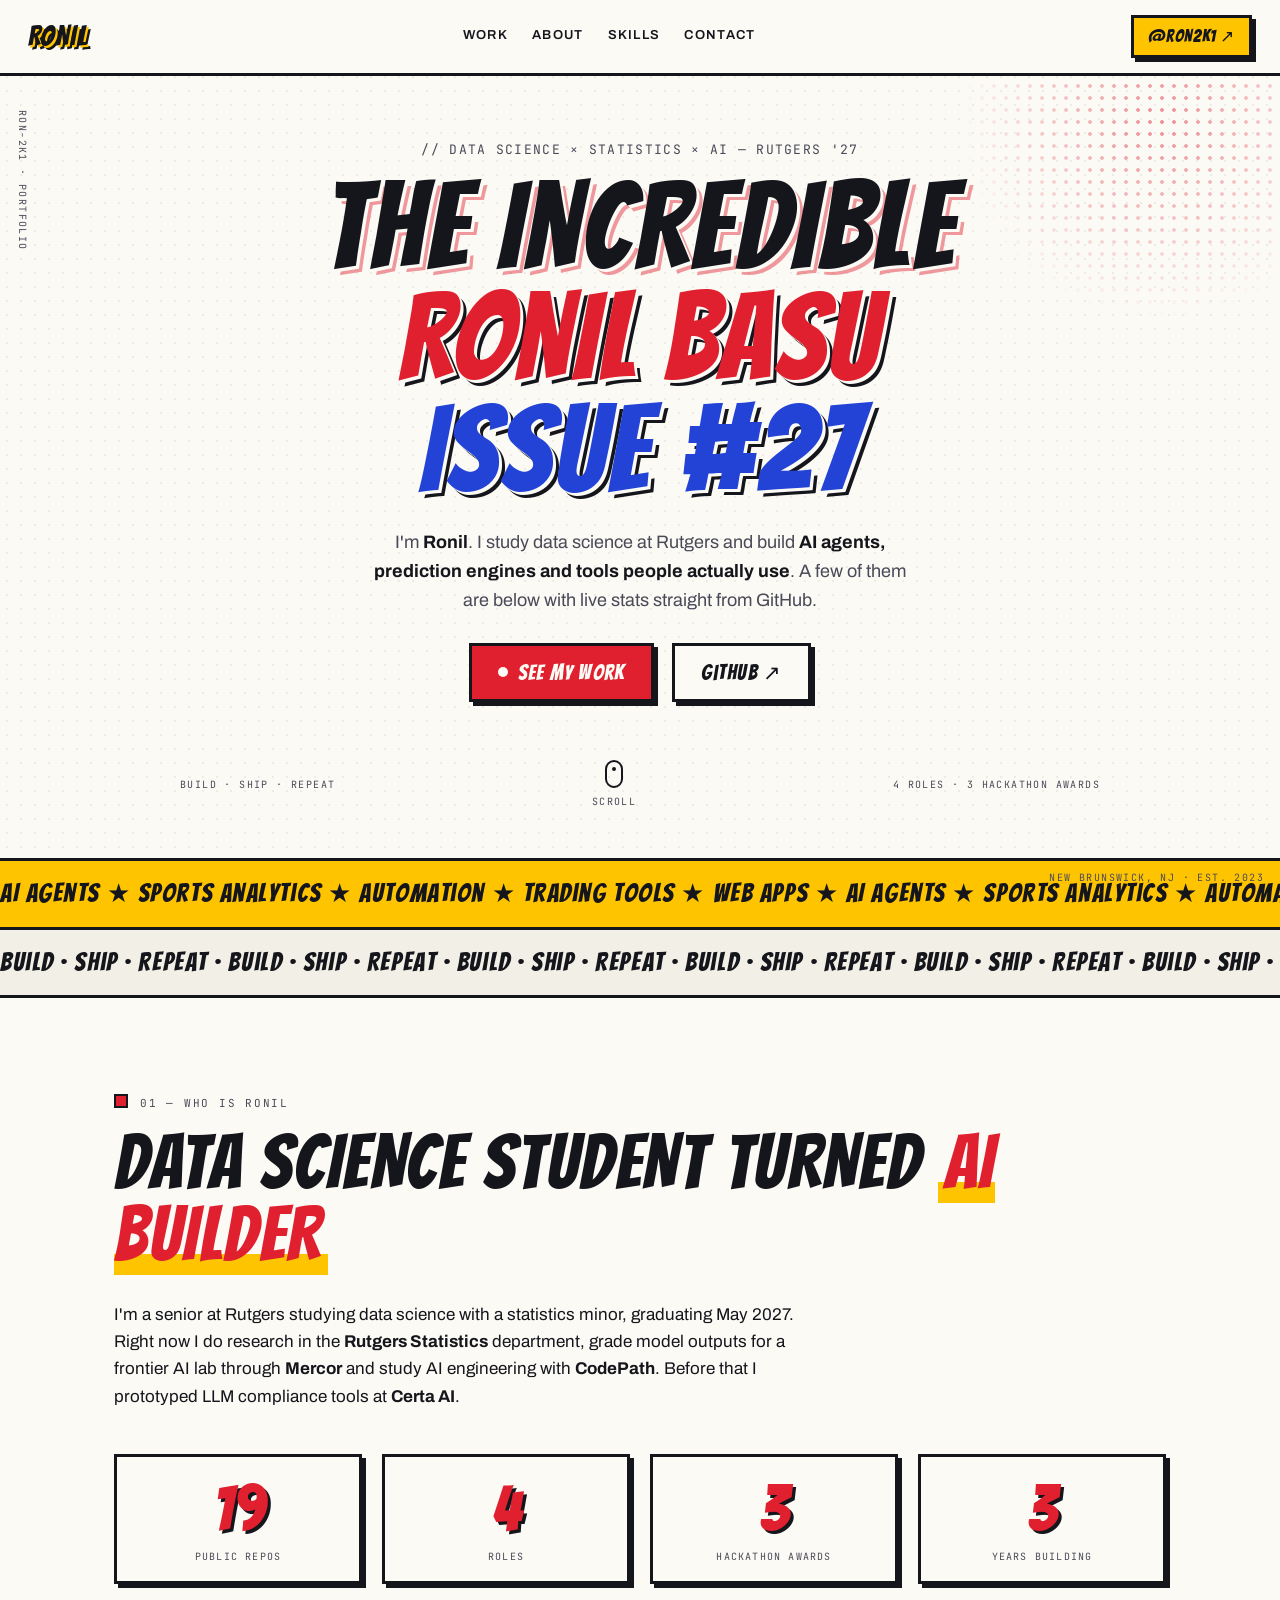
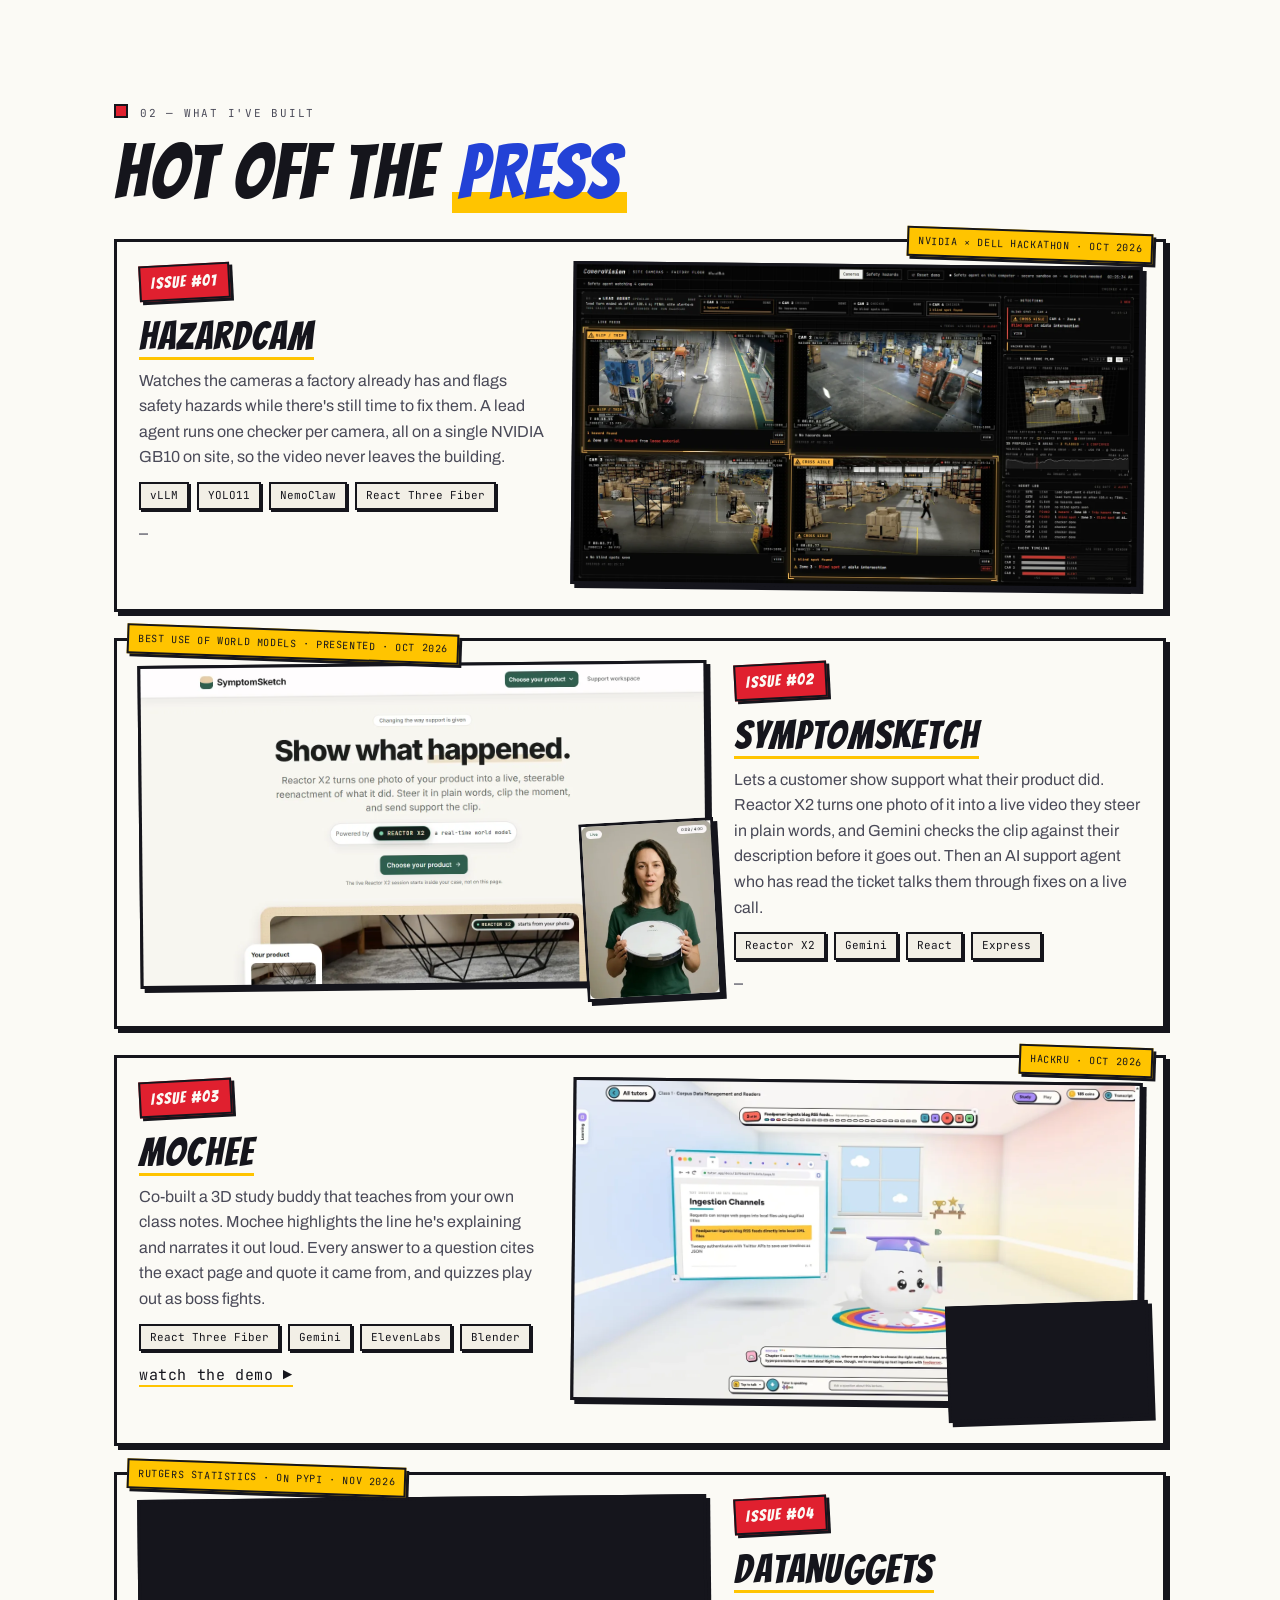
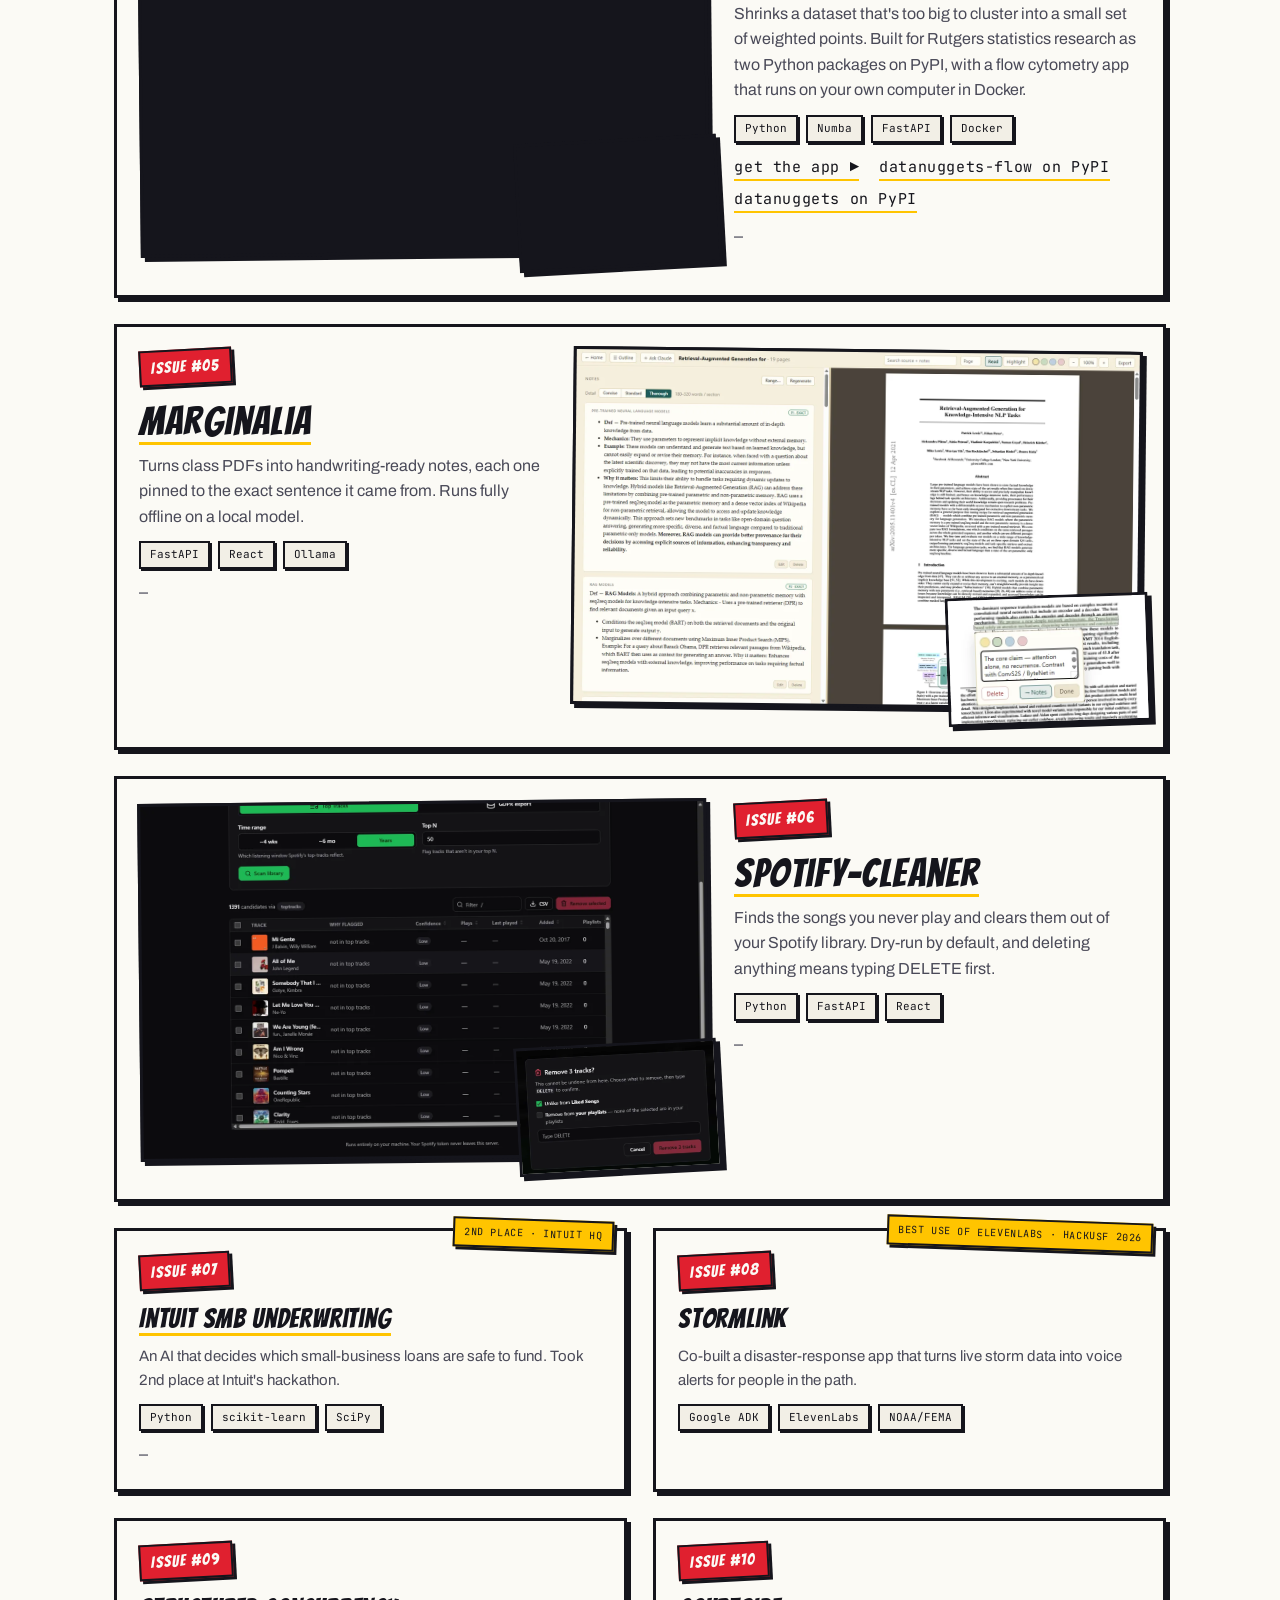
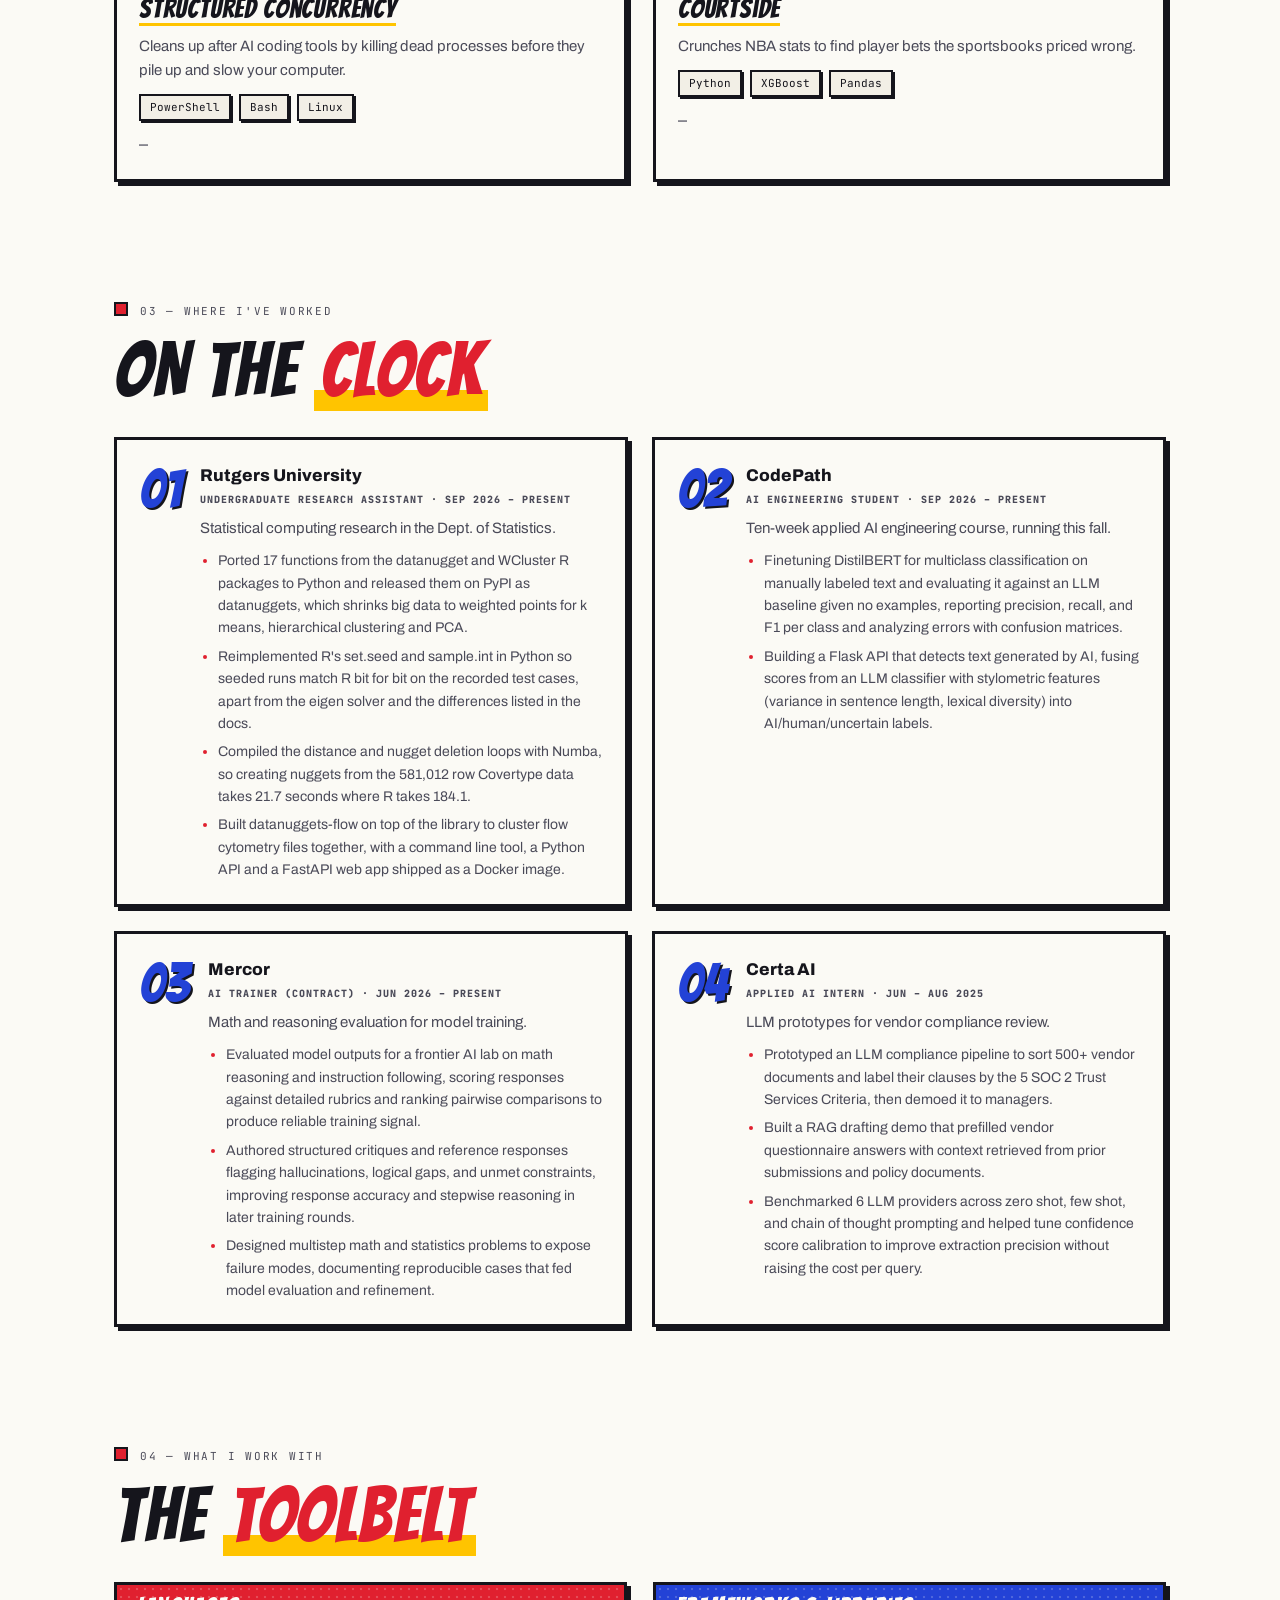
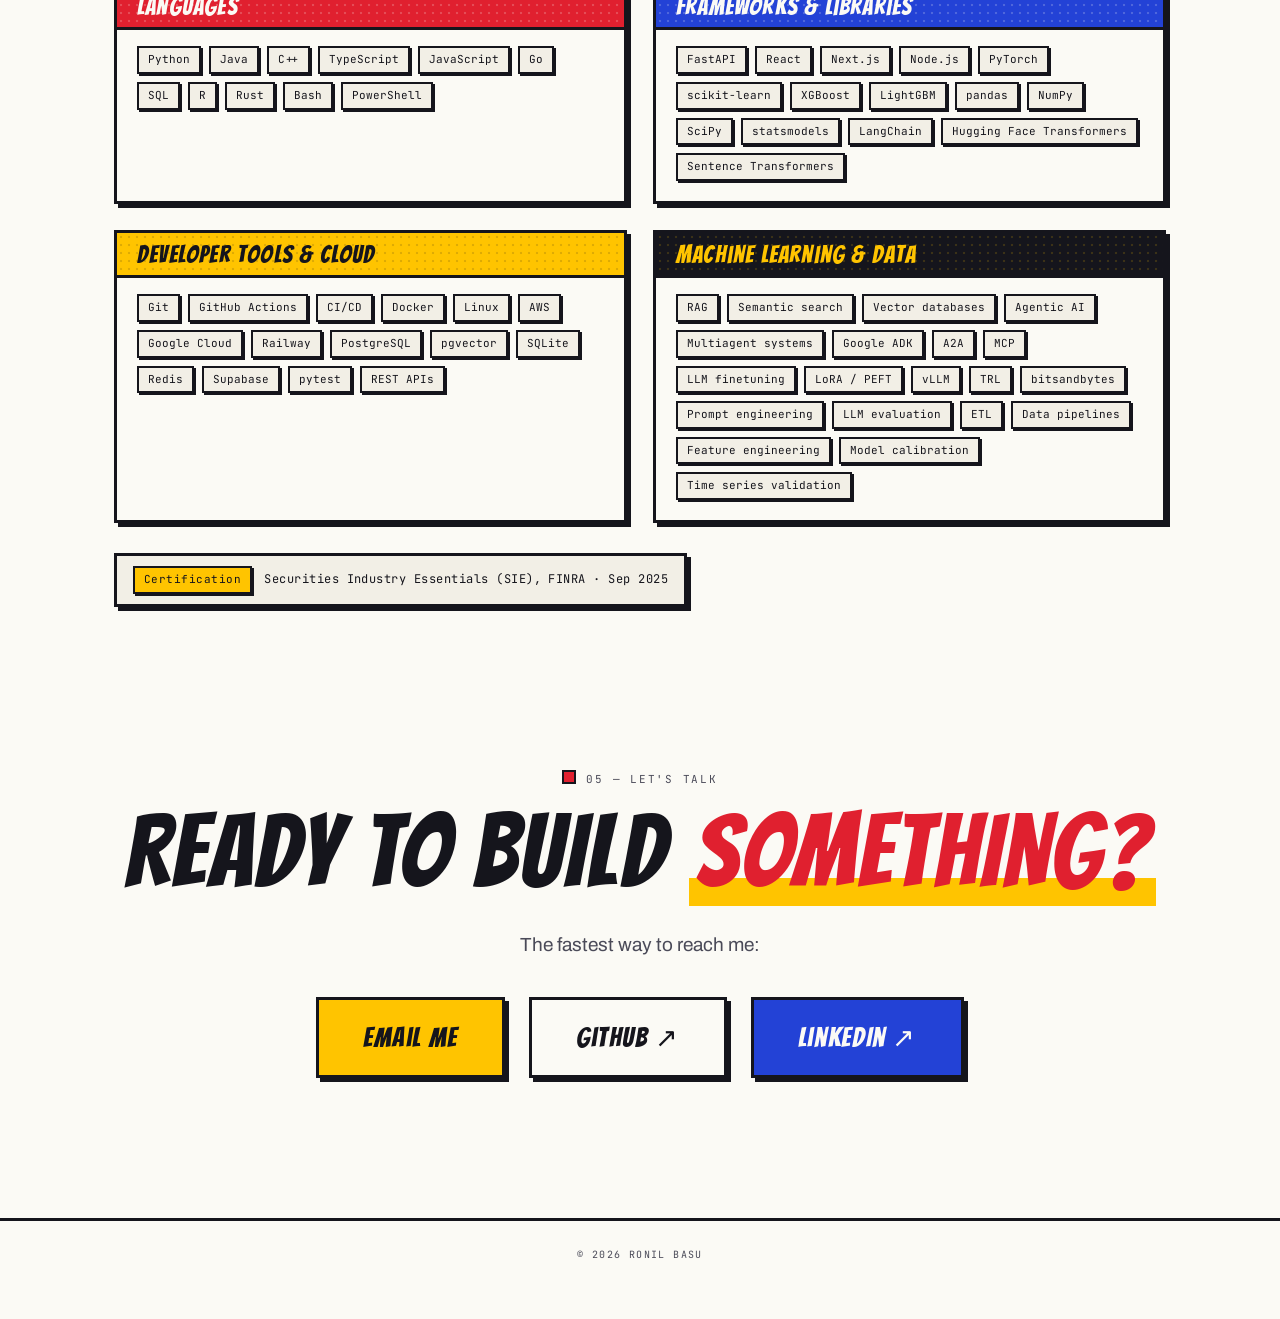
<file: index.html>
<!doctype html>
<html lang="en" class="no-js">
  <head>
    <meta charset="utf-8" />
    <meta name="viewport" content="width=device-width, initial-scale=1" />
    <title>The Incredible Ronil Basu · Portfolio</title>
    <meta
      name="description"
      content="Ronil Basu builds AI agents, prediction engines and tools people actually use. Data science at Rutgers. Real projects with live GitHub stats."
    />
    <meta name="theme-color" content="#FBFAF5" />
    <meta property="og:type" content="website" />
    <meta property="og:url" content="https://ron2k1.github.io/" />
    <meta property="og:title" content="The Incredible Ronil Basu · Portfolio" />
    <meta
      property="og:description"
      content="AI agents, prediction engines and tools people actually use. Data science at Rutgers. Real projects with live GitHub stats."
    />
    <meta property="og:image" content="https://ron2k1.github.io/og-card-splash.png" />
    <meta property="og:image:width" content="1200" />
    <meta property="og:image:height" content="630" />
    <meta
      property="og:image:alt"
      content="Comic splash cover: The Incredible Ronil Basu, Issue #27 burst, AI agents and prediction engines ticker."
    />
    <meta name="twitter:card" content="summary_large_image" />
    <meta name="twitter:title" content="The Incredible Ronil Basu · Portfolio" />
    <meta
      name="twitter:description"
      content="AI agents, prediction engines and tools people actually use. Data science at Rutgers."
    />
    <meta name="twitter:image" content="https://ron2k1.github.io/og-card-splash.png" />
    <link
      rel="icon"
      href="data:image/svg+xml,%3Csvg xmlns='http://www.w3.org/2000/svg' viewBox='0 0 16 16'%3E%3Crect width='16' height='16' fill='%23FFC400'/%3E%3Ctext x='8' y='12.5' font-family='Arial Black,sans-serif' font-size='11' font-weight='900' text-anchor='middle' fill='%2315151C'%3ER%3C/text%3E%3C/svg%3E"
    />
    <script>
      document.documentElement.className = document.documentElement.className.replace(
        'no-js',
        'js'
      );
    </script>
    <link rel="preconnect" href="https://fonts.googleapis.com" />
    <link rel="preconnect" href="https://fonts.gstatic.com" crossorigin />
    <link
      rel="stylesheet"
      href="https://fonts.googleapis.com/css2?family=Bangers&family=Archivo:wght@400;500;600;700;900&family=JetBrains+Mono:wght@300;400;500&display=swap"
    />
    <link rel="stylesheet" href="styles.css" />
    <script defer src="main.js"></script>
  </head>
  <body>
    <a class="skip-link" href="#work">Skip to my work</a>

    <div class="halftone" aria-hidden="true"></div>
    <div class="halftone-red" aria-hidden="true"></div>
    <div class="progress" aria-hidden="true"><i></i></div>

    <span class="hud hud-tl" aria-hidden="true">RON-2K1 · PORTFOLIO</span>
    <span class="hud hud-br" aria-hidden="true">NEW BRUNSWICK, NJ · EST. 2023</span>

    <nav class="nav">
      <a class="nav-logo" href="#top">RONIL</a>
      <div class="nav-links">
        <a href="#work">Work</a>
        <a href="#about">About</a>
        <a href="#skills">Skills</a>
        <a href="#contact">Contact</a>
      </div>
      <a class="nav-cta magnetic" href="https://github.com/ron2k1">@ron2k1 ↗</a>
    </nav>

    <main>
      <section class="hero" id="top">
        <p class="hero-tag" id="scramble-tag">// DATA SCIENCE × STATISTICS × AI — RUTGERS '27</p>
        <h1 class="h1-3d">
          <span class="row"><span class="t3d t3d-ink">THE INCREDIBLE</span></span>
          <span class="row"><span class="t3d t3d-red">RONIL BASU</span></span>
          <span class="row"><span class="t3d t3d-blue">ISSUE #27</span></span>
        </h1>
        <p class="hero-sub">
          I'm <b>Ronil</b>. I study data science at Rutgers and build
          <b>AI agents, prediction engines and tools people actually use</b>. A few of them are
          below with live stats straight from GitHub.
        </p>
        <div class="hero-actions">
          <a class="btn btn-primary magnetic" href="#work"><span class="dot"></span> See My Work</a>
          <a class="btn btn-ghost magnetic" href="https://github.com/ron2k1">GitHub ↗</a>
        </div>
        <div class="hero-meta">
          <div>BUILD · SHIP · REPEAT</div>
          <div class="scroll-hint"><div class="wheel"></div>SCROLL</div>
          <div>4 ROLES · 3 HACKATHON AWARDS</div>
        </div>
      </section>

      <div class="marquee m-fwd" aria-hidden="true">
        <div class="marquee-track">
          <span>AI Agents ★ Sports Analytics ★ Automation ★ Trading Tools ★ Web Apps ★&nbsp;</span>
          <span>AI Agents ★ Sports Analytics ★ Automation ★ Trading Tools ★ Web Apps ★&nbsp;</span>
        </div>
      </div>
      <div class="marquee m-rev" aria-hidden="true">
        <div class="marquee-track">
          <span
            >Build · Ship · Repeat · Build · Ship · Repeat · Build · Ship · Repeat · Build · Ship ·
            Repeat · Build · Ship · Repeat ·&nbsp;</span
          >
          <span
            >Build · Ship · Repeat · Build · Ship · Repeat · Build · Ship · Repeat · Build · Ship ·
            Repeat · Build · Ship · Repeat ·&nbsp;</span
          >
        </div>
      </div>

      <section class="sec" id="about">
        <p class="eyebrow reveal">01 — WHO IS RONIL</p>
        <h2 class="reveal">DATA SCIENCE STUDENT TURNED <span class="accent">AI BUILDER</span></h2>
        <div class="about-copy reveal">
          <p>
            I'm a senior at Rutgers studying data science with a statistics minor, graduating
            May 2027. Right now I do research in the <b>Rutgers Statistics</b> department,
            grade model outputs for a frontier AI lab through <b>Mercor</b> and study AI
            engineering with <b>CodePath</b>. Before that I prototyped LLM compliance tools at
            <b>Certa AI</b>.
          </p>
        </div>
        <div class="stats reveal">
          <div class="stat">
            <div class="num" data-count="19" data-live="repos">19</div>
            <div class="lbl">Public Repos</div>
          </div>
          <div class="stat">
            <div class="num" data-count="4">4</div>
            <div class="lbl">Roles</div>
          </div>
          <div class="stat">
            <div class="num" data-count="3">3</div>
            <div class="lbl">Hackathon Awards</div>
          </div>
          <div class="stat">
            <div class="num" data-count="3">3</div>
            <div class="lbl">Years Building</div>
          </div>
        </div>
      </section>

      <section class="sec" id="work">
        <p class="eyebrow reveal">02 — WHAT I'VE BUILT</p>
        <h2 class="reveal">HOT OFF THE <span class="accent-b">PRESS</span></h2>
        <div class="cards">
          <article class="card card-feature reveal">
            <span class="stamp">NVIDIA × DELL HACKATHON · OCT 2026</span>
            <div class="feature-copy">
              <div class="badge">ISSUE #01</div>
              <h3><a href="https://github.com/ron2k1/HazardCam">HazardCam</a></h3>
              <p>
                Watches the cameras a factory already has and flags safety hazards while there's
                still time to fix them. A lead agent runs one checker per camera, all on a single
                NVIDIA GB10 on site, so the video never leaves the building.
              </p>
              <div class="chip-row">
                <span class="chip">vLLM</span><span class="chip">YOLO11</span
                ><span class="chip">NemoClaw</span><span class="chip">React Three Fiber</span>
              </div>
              <p class="live" data-repo="HazardCam">—</p>
            </div>
            <figure class="feature-shot">
              <img
                src="assets/hazardcam-wall.webp"
                width="1280"
                height="720"
                loading="lazy"
                decoding="async"
                alt="HazardCam's camera wall: four factory and warehouse feeds with hazard zones boxed, a 3D depth view of one camera and the agent log"
              />
            </figure>
          </article>

          <article class="card card-feature card-feature-flip reveal">
            <span class="stamp">BEST USE OF WORLD MODELS · PRESENTED · OCT 2026</span>
            <div class="feature-copy">
              <div class="badge">ISSUE #02</div>
              <h3><a href="https://github.com/ron2k1/symptomsketch">SymptomSketch</a></h3>
              <p>
                Lets a customer show support what their product did. Reactor X2 turns one photo of
                it into a live video they steer in plain words, and Gemini checks the clip against
                their description before it goes out. Then an AI support agent who has read the
                ticket talks them through fixes on a live call.
              </p>
              <div class="chip-row">
                <span class="chip">Reactor X2</span><span class="chip">Gemini</span
                ><span class="chip">React</span><span class="chip">Express</span>
              </div>
              <p class="live" data-repo="symptomsketch">—</p>
            </div>
            <figure class="feature-shot">
              <img
                src="assets/symptomsketch-landing.webp"
                width="1400"
                height="788"
                loading="lazy"
                decoding="async"
                alt="SymptomSketch's landing page, Show what happened, above the Reactor X2 stage built from a robot vacuum photo"
              />
              <img
                class="feature-inset inset-portrait"
                src="assets/symptomsketch-sam-call.webp"
                width="384"
                height="512"
                loading="lazy"
                decoding="async"
                alt="A live support call with Sam, the AI support agent, holding the customer's robot vacuum. Sam's face is AI generated and fictional."
              />
            </figure>
          </article>

          <article class="card card-feature reveal">
            <span class="stamp">HACKRU · OCT 2026</span>
            <div class="feature-copy">
              <div class="badge">ISSUE #03</div>
              <h3><a href="https://youtu.be/8xV26h-rVsM">Mochee</a></h3>
              <p>
                Co-built a 3D study buddy that teaches from your own class notes. Mochee highlights
                the line he's explaining and narrates it out loud. Every answer to a question cites
                the exact page and quote it came from, and quizzes play out as boss fights.
              </p>
              <div class="chip-row">
                <span class="chip">React Three Fiber</span><span class="chip">Gemini</span
                ><span class="chip">ElevenLabs</span><span class="chip">Blender</span>
              </div>
              <p class="live"><a href="https://youtu.be/8xV26h-rVsM">watch the demo ▶</a></p>
            </div>
            <figure class="feature-shot">
              <img
                src="assets/mochee-lesson.webp"
                width="1280"
                height="720"
                loading="lazy"
                decoding="async"
                alt="Mochee in his 3D classroom beside a lecture notes window, with the line he is teaching highlighted"
              />
              <img
                class="feature-inset"
                src="assets/mochee-boss-ko.webp"
                width="800"
                height="450"
                loading="lazy"
                decoding="async"
                alt="Mochee knocks out a topic boss with a three answer combo in a quiz boss fight"
              />
            </figure>
          </article>

          <article class="card card-feature card-feature-flip reveal">
            <span class="stamp">RUTGERS STATISTICS · ON PYPI · NOV 2026</span>
            <div class="feature-copy">
              <div class="badge">ISSUE #04</div>
              <h3>
                <a href="https://github.com/ron2k1/datanuggetsflowcytometry">datanuggets</a>
              </h3>
              <p>
                Shrinks a dataset that's too big to cluster into a small set of weighted points.
                Built for Rutgers statistics research as two Python packages on PyPI, with a flow
                cytometry app that runs on your own computer in Docker.
              </p>
              <div class="chip-row">
                <span class="chip">Python</span><span class="chip">Numba</span
                ><span class="chip">FastAPI</span><span class="chip">Docker</span>
              </div>
              <p class="live live-links">
                <a href="https://ron2k1.github.io/datanuggetsflowcytometry/">get the app ▶</a>
                <a href="https://pypi.org/project/datanuggets-flow/">datanuggets-flow on PyPI</a>
                <a href="https://pypi.org/project/datanuggets/">datanuggets on PyPI</a>
              </p>
              <p class="live" data-repo="datanuggetsflowcytometry">—</p>
            </div>
            <figure class="feature-shot">
              <img
                src="assets/datanuggets-flow-tsne.webp"
                width="1280"
                height="800"
                loading="lazy"
                decoding="async"
                alt="The datanuggets-flow app's plot view: a t-SNE of data nuggets from four public demonstration files, colored by cluster"
              />
              <img
                class="feature-inset"
                src="assets/datanuggets-flow-3d-dark.webp"
                width="800"
                height="500"
                loading="lazy"
                decoding="async"
                alt="The same run as a 3D t-SNE in the app's dark theme"
              />
            </figure>
          </article>

          <article class="card card-feature reveal">
            <div class="feature-copy">
              <div class="badge">ISSUE #05</div>
              <h3><a href="https://github.com/ron2k1/marginalia">Marginalia</a></h3>
              <p>
                Turns class PDFs into handwriting-ready notes, each one pinned to the exact
                sentence it came from. Runs fully offline on a local model.
              </p>
              <div class="chip-row">
                <span class="chip">FastAPI</span><span class="chip">React</span
                ><span class="chip">Ollama</span>
              </div>
              <p class="live" data-repo="marginalia">—</p>
            </div>
            <figure class="feature-shot">
              <img
                src="assets/marginalia-split-view.webp"
                width="1280"
                height="800"
                loading="lazy"
                decoding="async"
                alt="Marginalia's split view: notes generated from a paper on the left, each tagged with the page it came from, beside the PDF"
              />
              <img
                class="feature-inset"
                src="assets/marginalia-margin-note.webp"
                width="400"
                height="250"
                loading="lazy"
                decoding="async"
                alt="A highlighted sentence in the PDF with a margin note attached to it"
              />
            </figure>
          </article>

          <article class="card card-feature card-feature-flip reveal">
            <div class="feature-copy">
              <div class="badge">ISSUE #06</div>
              <h3><a href="https://github.com/ron2k1/spotify-cleaner">spotify-cleaner</a></h3>
              <p>
                Finds the songs you never play and clears them out of your Spotify library.
                Dry-run by default, and deleting anything means typing DELETE first.
              </p>
              <div class="chip-row">
                <span class="chip">Python</span><span class="chip">FastAPI</span
                ><span class="chip">React</span>
              </div>
              <p class="live" data-repo="spotify-cleaner">—</p>
            </div>
            <figure class="feature-shot">
              <img
                src="assets/spotify-cleaner-candidates.webp"
                width="1280"
                height="800"
                loading="lazy"
                decoding="async"
                alt="spotify-cleaner's web app listing liked songs that are not in the listener's top tracks, in a sortable table"
              />
              <img
                class="feature-inset"
                src="assets/spotify-cleaner-delete.webp"
                width="560"
                height="350"
                loading="lazy"
                decoding="async"
                alt="The remove dialog, which deletes nothing until you type DELETE"
              />
            </figure>
          </article>

          <article class="card reveal">
            <div class="badge">ISSUE #07</div>
            <span class="stamp">2ND PLACE · INTUIT HQ</span>
            <h3>
              <a href="https://github.com/ron2k1/intuit-techweek-smb-underwriting"
                >Intuit SMB Underwriting</a
              >
            </h3>
            <p>
              An AI that decides which small-business loans are safe to fund. Took 2nd place at
              Intuit's hackathon.
            </p>
            <div class="chip-row">
              <span class="chip">Python</span><span class="chip">scikit-learn</span
              ><span class="chip">SciPy</span>
            </div>
            <p class="live" data-repo="intuit-techweek-smb-underwriting">—</p>
          </article>

          <article class="card reveal">
            <div class="badge">ISSUE #08</div>
            <span class="stamp">BEST USE OF ELEVENLABS · HACKUSF 2026</span>
            <h3>StormLink</h3>
            <p>
              Co-built a disaster-response app that turns live storm data into voice alerts for
              people in the path.
            </p>
            <div class="chip-row">
              <span class="chip">Google ADK</span><span class="chip">ElevenLabs</span
              ><span class="chip">NOAA/FEMA</span>
            </div>
          </article>

          <article class="card reveal">
            <div class="badge">ISSUE #09</div>
            <h3>
              <a href="https://github.com/ron2k1/claude-code-structured-concurrency"
                >Structured Concurrency</a
              >
            </h3>
            <p>
              Cleans up after AI coding tools by killing dead processes before they pile up and
              slow your computer.
            </p>
            <div class="chip-row">
              <span class="chip">PowerShell</span><span class="chip">Bash</span
              ><span class="chip">Linux</span>
            </div>
            <p class="live" data-repo="claude-code-structured-concurrency">—</p>
          </article>

          <article class="card reveal">
            <div class="badge">ISSUE #10</div>
            <h3><a href="https://github.com/ron2k1/courtside-showcase">Courtside</a></h3>
            <p>Crunches NBA stats to find player bets the sportsbooks priced wrong.</p>
            <div class="chip-row">
              <span class="chip">Python</span><span class="chip">XGBoost</span
              ><span class="chip">Pandas</span>
            </div>
            <p class="live" data-repo="courtside-showcase">—</p>
          </article>
        </div>
      </section>

      <section class="sec" id="experience">
        <p class="eyebrow reveal">03 — WHERE I'VE WORKED</p>
        <h2 class="reveal">ON THE <span class="accent">CLOCK</span></h2>
        <div class="steps">
          <div class="step reveal">
            <div class="no">01</div>
            <div class="step-body">
              <h3>
                Rutgers University
                <span class="when">Undergraduate Research Assistant · Sep 2026 – Present</span>
              </h3>
              <p>Statistical computing research in the Dept. of Statistics.</p>
              <ul class="step-bullets">
                <li>
                  Ported 17 functions from the datanugget and WCluster R packages to Python and
                  released them on PyPI as datanuggets, which shrinks big data to weighted points
                  for k means, hierarchical clustering and PCA.
                </li>
                <li>
                  Reimplemented R's set.seed and sample.int in Python so seeded runs match R bit
                  for bit on the recorded test cases, apart from the eigen solver and the
                  differences listed in the docs.
                </li>
                <li>
                  Compiled the distance and nugget deletion loops with Numba, so creating nuggets
                  from the 581,012 row Covertype data takes 21.7 seconds where R takes 184.1.
                </li>
                <li>
                  Built datanuggets-flow on top of the library to cluster flow cytometry files
                  together, with a command line tool, a Python API and a FastAPI web app shipped
                  as a Docker image.
                </li>
              </ul>
            </div>
          </div>
          <div class="step reveal">
            <div class="no">02</div>
            <div class="step-body">
              <h3>CodePath <span class="when">AI Engineering Student · Sep 2026 – Present</span></h3>
              <p>Ten-week applied AI engineering course, running this fall.</p>
              <ul class="step-bullets">
                <li>
                  Finetuning DistilBERT for multiclass classification on manually labeled text
                  and evaluating it against an LLM baseline given no examples, reporting
                  precision, recall, and F1 per class and analyzing errors with confusion
                  matrices.
                </li>
                <li>
                  Building a Flask API that detects text generated by AI, fusing scores from an
                  LLM classifier with stylometric features (variance in sentence length, lexical
                  diversity) into AI/human/uncertain labels.
                </li>
              </ul>
            </div>
          </div>
          <div class="step reveal">
            <div class="no">03</div>
            <div class="step-body">
              <h3>Mercor <span class="when">AI Trainer (Contract) · Jun 2026 – Present</span></h3>
              <p>Math and reasoning evaluation for model training.</p>
              <ul class="step-bullets">
                <li>
                  Evaluated model outputs for a frontier AI lab on math reasoning and
                  instruction following, scoring responses against detailed rubrics and ranking
                  pairwise comparisons to produce reliable training signal.
                </li>
                <li>
                  Authored structured critiques and reference responses flagging
                  hallucinations, logical gaps, and unmet constraints, improving response
                  accuracy and stepwise reasoning in later training rounds.
                </li>
                <li>
                  Designed multistep math and statistics problems to expose failure modes,
                  documenting reproducible cases that fed model evaluation and refinement.
                </li>
              </ul>
            </div>
          </div>
          <div class="step reveal">
            <div class="no">04</div>
            <div class="step-body">
              <h3>Certa AI <span class="when">Applied AI Intern · Jun – Aug 2025</span></h3>
              <p>LLM prototypes for vendor compliance review.</p>
              <ul class="step-bullets">
                <li>
                  Prototyped an LLM compliance pipeline to sort 500+ vendor documents and label
                  their clauses by the 5&nbsp;SOC&nbsp;2 Trust Services Criteria, then demoed it
                  to managers.
                </li>
                <li>
                  Built a RAG drafting demo that prefilled vendor questionnaire answers with
                  context retrieved from prior submissions and policy documents.
                </li>
                <li>
                  Benchmarked 6 LLM providers across zero shot, few shot, and chain of thought
                  prompting and helped tune confidence score calibration to improve extraction
                  precision without raising the cost per query.
                </li>
              </ul>
            </div>
          </div>
        </div>
      </section>

      <section class="sec" id="skills">
        <p class="eyebrow reveal">04 — WHAT I WORK WITH</p>
        <h2 class="reveal">THE <span class="accent">TOOLBELT</span></h2>
        <div class="skill-groups">
          <div class="skill-group reveal">
            <h3>Languages</h3>
            <div class="chip-row">
              <span class="chip">Python</span><span class="chip">Java</span
              ><span class="chip">C++</span><span class="chip">TypeScript</span
              ><span class="chip">JavaScript</span><span class="chip">Go</span
              ><span class="chip">SQL</span><span class="chip">R</span
              ><span class="chip">Rust</span><span class="chip">Bash</span
              ><span class="chip">PowerShell</span>
            </div>
          </div>
          <div class="skill-group sg-frameworks reveal">
            <h3>Frameworks &amp; Libraries</h3>
            <div class="chip-row">
              <span class="chip">FastAPI</span><span class="chip">React</span
              ><span class="chip">Next.js</span><span class="chip">Node.js</span
              ><span class="chip">PyTorch</span><span class="chip">scikit-learn</span
              ><span class="chip">XGBoost</span><span class="chip">LightGBM</span
              ><span class="chip">pandas</span><span class="chip">NumPy</span
              ><span class="chip">SciPy</span><span class="chip">statsmodels</span
              ><span class="chip">LangChain</span
              ><span class="chip">Hugging Face Transformers</span
              ><span class="chip">Sentence Transformers</span>
            </div>
          </div>
          <div class="skill-group sg-tools reveal">
            <h3>Developer Tools &amp; Cloud</h3>
            <div class="chip-row">
              <span class="chip">Git</span><span class="chip">GitHub Actions</span
              ><span class="chip">CI/CD</span><span class="chip">Docker</span
              ><span class="chip">Linux</span><span class="chip">AWS</span
              ><span class="chip">Google Cloud</span><span class="chip">Railway</span
              ><span class="chip">PostgreSQL</span><span class="chip">pgvector</span
              ><span class="chip">SQLite</span><span class="chip">Redis</span
              ><span class="chip">Supabase</span><span class="chip">pytest</span
              ><span class="chip">REST APIs</span>
            </div>
          </div>
          <div class="skill-group sg-ml reveal">
            <h3>Machine Learning &amp; Data</h3>
            <div class="chip-row">
              <span class="chip">RAG</span><span class="chip">Semantic search</span
              ><span class="chip">Vector databases</span><span class="chip">Agentic AI</span
              ><span class="chip">Multiagent systems</span><span class="chip">Google ADK</span
              ><span class="chip">A2A</span><span class="chip">MCP</span
              ><span class="chip">LLM finetuning</span><span class="chip">LoRA / PEFT</span
              ><span class="chip">vLLM</span><span class="chip">TRL</span
              ><span class="chip">bitsandbytes</span><span class="chip">Prompt engineering</span
              ><span class="chip">LLM evaluation</span><span class="chip">ETL</span
              ><span class="chip">Data pipelines</span
              ><span class="chip">Feature engineering</span
              ><span class="chip">Model calibration</span
              ><span class="chip">Time series validation</span>
            </div>
          </div>
        </div>
        <p class="cert-strip reveal">
          <span class="chip chip-cert">Certification</span>
          <span>Securities Industry Essentials (SIE), FINRA · Sep 2025</span>
        </p>
      </section>

      <section class="sec" id="contact">
        <p class="eyebrow reveal">05 — LET'S TALK</p>
        <h2 class="reveal">READY TO BUILD <span class="accent">SOMETHING?</span></h2>
        <p class="contact-sub reveal">
          The fastest way to reach me:
        </p>
        <div class="contact-actions reveal">
          <a class="btn btn-mail magnetic" href="mailto:ronilbasu@gmail.com">Email Me</a>
          <a class="btn btn-ghost magnetic" href="https://github.com/ron2k1">GitHub ↗</a>
          <a class="btn btn-link magnetic" href="https://linkedin.com/in/ronil-basu">LinkedIn ↗</a>
        </div>
      </section>
    </main>

    <footer class="footer">© 2026 RONIL BASU</footer>
  </body>
</html>
</file>
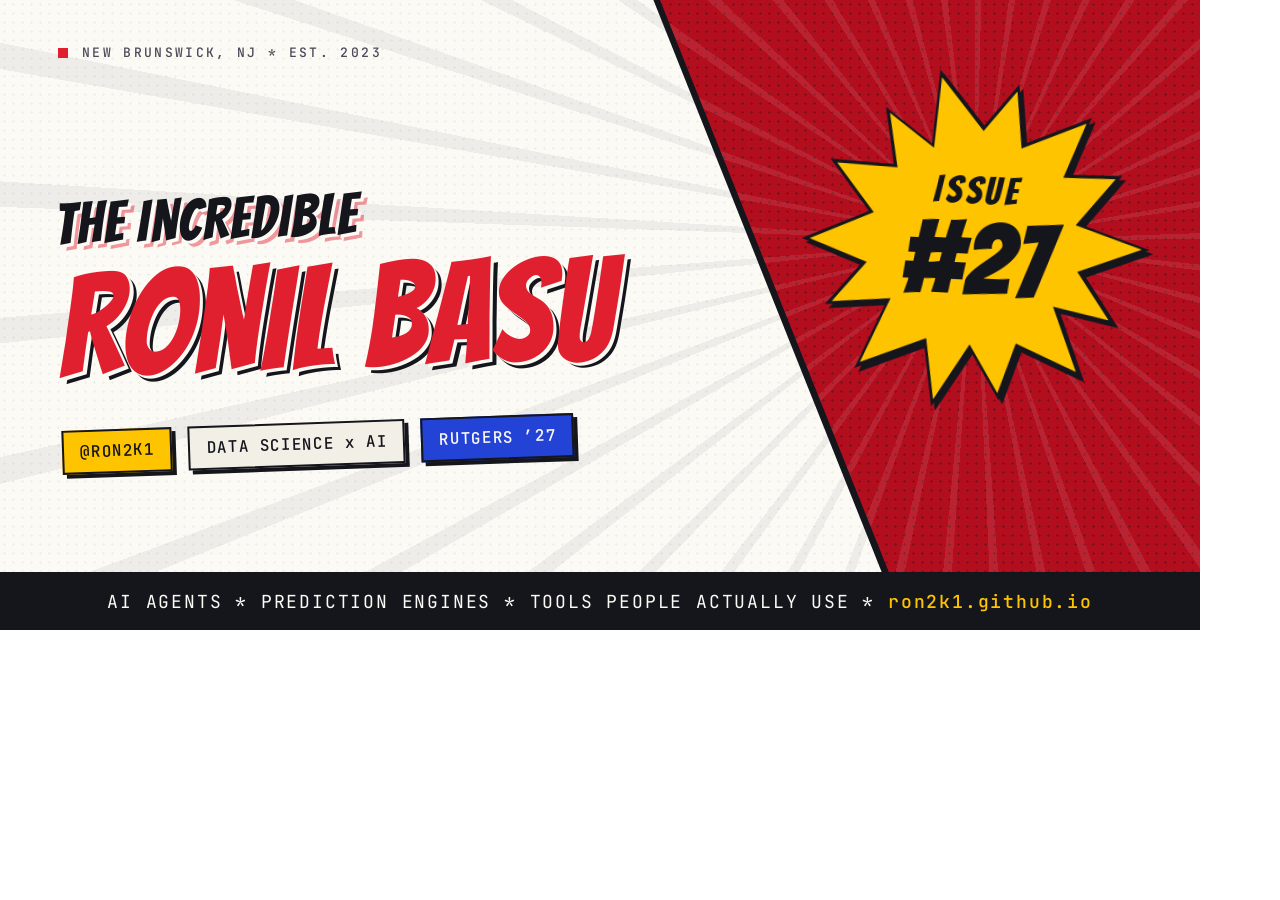
<file: og-card.html>
<!doctype html>
<html lang="en">
<head>
<meta charset="utf-8">
<title>og-card source (screenshot at 1200x630 to regenerate og-card-splash.png)</title>
<link href="https://fonts.googleapis.com/css2?family=Bangers&family=Archivo:wght@400;500;600;700;900&family=JetBrains+Mono:wght@300;400;500&display=swap" rel="stylesheet">
<style>
  html, body { margin: 0; }
  body { -webkit-font-smoothing: antialiased; }

  .card {
    width: 1200px; height: 630px;
    position: relative; overflow: hidden; box-sizing: border-box;
    background: #fbfaf5;
    font-family: 'Archivo', sans-serif;
  }
  .card * { box-sizing: border-box; }

  /* ---- texture: global ink halftone on the paper zone ---- */
  .halftone {
    position: absolute; inset: 0;
    background-image: radial-gradient(#15151c 1px, transparent 1.2px);
    background-size: 9px 9px;
    opacity: 0.05;
  }

  /* ---- gesture 1: the diagonal split (ink sliver = stroke) ---- */
  .split { position: absolute; inset: 0; }
  .split-ink {
    background: #15151c;
    clip-path: polygon(54.45% 0, 100% 0, 100% 100%, 75.4% 100%);
  }
  .split-red {
    background-color: #b30e1e;
    background-image: radial-gradient(rgba(21,21,28,0.32) 1px, transparent 1.2px);
    background-size: 9px 9px;
    clip-path: polygon(55% 0, 100% 0, 100% 100%, 76% 100%);
  }

  /* ---- speed-lines radiating from the burst center (975, 241) ---- */
  .rays { position: absolute; inset: 0; }
  .rays-red {
    background: repeating-conic-gradient(
      from 0deg at 81.25% 38.25%,
      rgba(251,250,245,0.09) 0deg 1.5deg, transparent 1.5deg 8deg);
    clip-path: polygon(55% 0, 100% 0, 100% 100%, 76% 100%);
  }
  .rays-paper {
    background: repeating-conic-gradient(
      from 0deg at 81.25% 38.25%,
      rgba(21,21,28,0.06) 0deg 1.5deg, transparent 1.5deg 8deg);
    clip-path: polygon(0 0, 55% 0, 76% 100%, 0 100%);
  }

  /* ---- dateline ---- */
  .dateline {
    position: absolute; top: 44px; left: 58px;
    font-family: 'JetBrains Mono', monospace;
    font-size: 13px; font-weight: 500; letter-spacing: 0.18em;
    color: #4a4a58;
  }
  .dateline .sq {
    display: inline-block; width: 10px; height: 10px;
    background: #e0202f; margin-right: 14px;
    transform: translateY(1px);
  }

  /* ---- masthead ---- */
  .masthead {
    position: absolute; top: 196px; left: 58px;
    transform: rotate(-2deg); transform-origin: left center;
  }
  .t3d-ink  { color: #15151c; text-shadow: 3px 3px 0 #fbfaf5, 6px 6px 0 rgba(224,32,47,0.45); }
  .t3d-red  { color: #e0202f; text-shadow: 3px 3px 0 #fbfaf5, 6px 6px 0 #15151c; }
  .t3d-blue { color: #2342d6; text-shadow: 3px 3px 0 #fbfaf5, 6px 6px 0 #15151c; }
  .kicker {
    font-family: 'Bangers', cursive; letter-spacing: 0.02em;
    font-size: 58px; line-height: 1;
  }
  .name {
    font-family: 'Bangers', cursive; letter-spacing: 0.01em;
    font-size: 144px; line-height: 0.95;
    margin-top: 6px; white-space: nowrap;
  }
  .chips { margin-top: 34px; display: flex; gap: 16px; }
  .chip {
    font-family: 'JetBrains Mono', monospace;
    font-size: 16px; font-weight: 500; letter-spacing: 0.04em;
    padding: 9px 16px 10px;
    border: 2.5px solid #15151c;
    box-shadow: 4px 4px 0 #15151c;
    white-space: nowrap;
  }
  .chip-yellow { background: #ffc400; color: #15151c; }
  .chip-paper  { background: #f2efe6; color: #15151c; }
  .chip-blue   { background: #2342d6; color: #fbfaf5; }

  /* ---- gesture 2: the burst star ---- */
  .burst {
    position: absolute; left: 800px; top: 66px;
    width: 350px; height: 350px;
    transform: rotate(3deg);
    filter: drop-shadow(4px 4px 0 #15151c);
  }
  .burst-ink, .burst-yellow {
    position: absolute;
    clip-path: polygon(100% 50%, 81.07% 57.66%, 91.17% 71.63%, 74.34% 68.39%,
      82.19% 87.6%, 63.8% 79.98%, 59.06% 95.1%, 50% 81%, 39.93% 97.95%,
      36.93% 79.76%, 17.48% 87.98%, 25.66% 68.39%, 8.1% 70.18%, 17.96% 57.9%,
      0.53% 51.73%, 19.29% 42.99%, 7.57% 28.65%, 25.69% 29.19%, 22.59% 13.06%,
      36.29% 22.76%, 37.6% 1.56%, 50.86% 17.01%, 60.35% 4.67%, 62.47% 21.62%,
      81.54% 13.16%, 75.41% 29.74%, 91.09% 29.32%, 79.85% 43.73%);
  }
  .burst-ink    { inset: 0;   background: #15151c; }
  .burst-yellow { inset: 8px; background: #ffc400; }
  .burst-text {
    position: absolute; inset: 0;
    display: flex; flex-direction: column;
    align-items: center; justify-content: center;
    text-align: center;
    font-family: 'Bangers', cursive; letter-spacing: 0.02em;
    color: #15151c;
  }
  .burst-text .b1 { font-size: 38px; line-height: 1; letter-spacing: 0.1em; }
  .burst-text .b2 { font-size: 104px; line-height: 0.95; margin-top: 2px; }

  /* ---- bottom ticker ---- */
  .ticker {
    position: absolute; left: 0; right: 0; bottom: 0;
    height: 58px; background: #15151c;
    display: flex; align-items: center; justify-content: center;
    font-family: 'JetBrains Mono', monospace;
    font-size: 18px; font-weight: 400; letter-spacing: 0.1em;
    color: #fbfaf5; white-space: nowrap;
  }
  .ticker .url { color: #ffc400; font-weight: 500; }
</style>
</head>
<body>
<div class="card">
  <div class="halftone"></div>
  <div class="split split-ink"></div>
  <div class="split split-red"></div>
  <div class="rays rays-red"></div>
  <div class="rays rays-paper"></div>

  <div class="dateline"><span class="sq"></span>NEW BRUNSWICK, NJ * EST. 2023</div>

  <div class="masthead">
    <div class="kicker t3d-ink">THE INCREDIBLE</div>
    <div class="name t3d-red">RONIL BASU</div>
    <div class="chips">
      <span class="chip chip-yellow">@RON2K1</span>
      <span class="chip chip-paper">DATA SCIENCE x AI</span>
      <span class="chip chip-blue">RUTGERS &rsquo;27</span>
    </div>
  </div>

  <div class="burst">
    <div class="burst-ink"></div>
    <div class="burst-yellow"></div>
    <div class="burst-text">
      <div class="b1">ISSUE</div>
      <div class="b2">#27</div>
    </div>
  </div>

  <div class="ticker">AI AGENTS&nbsp;*&nbsp;PREDICTION ENGINES&nbsp;*&nbsp;TOOLS PEOPLE ACTUALLY USE&nbsp;*&nbsp;<span class="url">ron2k1.github.io</span></div>
</div>
</body>
</html>
</file>
<file: styles.css>
/* ============================================================
   RONIL BASU — COMIC ISSUE
   Paper-white comic book: halftone texture, hard offset sticker
   shadows, Bangers display over Archivo body, candy-stripe
   progress. No build step. No framework.

   Motion contract: everything animated lives inside
   @media (prefers-reduced-motion: no-preference) EXCEPT the
   scroll-linked progress fill (position report, not decoration).
   The static page is complete without JS — reveals only hide
   content under html.js + motion-ok.
   ============================================================ */

:root {
  --paper: #fbfaf5;
  --paper-2: #f2efe6;
  --ink: #15151c;
  --ink-soft: #4a4a58;
  --red: #e0202f;
  --red-deep: #b30e1e;
  --blue: #2342d6;
  --blue-deep: #16289b;
  --yellow: #ffc400;
  --line: rgba(21, 21, 28, 0.16);
  --shadow: 4px 4px 0 var(--ink);
}

* {
  box-sizing: border-box;
}

html {
  overflow-x: clip;
  scroll-padding-top: 86px;
}

body {
  margin: 0;
  overflow-x: clip;
  background: var(--paper);
  color: var(--ink);
  font-family: 'Archivo', sans-serif;
  font-size: 16px;
  line-height: 1.6;
}

::selection {
  background: var(--yellow);
  color: var(--ink);
}

:focus-visible {
  outline: 3px solid var(--ink);
  outline-offset: 2px;
}

img {
  max-width: 100%;
}

/* ---- skip link ---------------------------------------------- */

.skip-link {
  position: fixed;
  top: 14px;
  left: 14px;
  z-index: 200;
  padding: 8px 16px;
  background: var(--yellow);
  color: var(--ink);
  border: 3px solid var(--ink);
  box-shadow: var(--shadow);
  font-family: 'Archivo', sans-serif;
  font-weight: 700;
  text-decoration: none;
  transform: translateY(-200%);
}

.skip-link:focus {
  transform: none;
}

/* ---- halftone texture --------------------------------------- */

.halftone {
  position: fixed;
  inset: 0;
  z-index: -1;
  pointer-events: none;
  background-image: radial-gradient(var(--line) 1px, transparent 1.6px);
  background-size: 14px 14px;
  opacity: 0.4;
}

.halftone-red {
  position: fixed;
  top: -160px;
  right: -160px;
  width: 560px;
  height: 560px;
  z-index: -1;
  pointer-events: none;
  background-image: radial-gradient(rgba(224, 32, 47, 0.5) 1.5px, transparent 2.2px);
  background-size: 12px 12px;
  -webkit-mask-image: radial-gradient(closest-side, #000, transparent 72%);
  mask-image: radial-gradient(closest-side, #000, transparent 72%);
}

/* ---- candy-stripe progress (scroll-linked: NOT motion-gated) - */

.progress {
  position: fixed;
  top: 0;
  left: 0;
  width: 100%;
  height: 7px;
  z-index: 100;
}

.progress i {
  display: block;
  height: 5px;
  width: 0;
  border-bottom: 2px solid var(--ink);
  background: repeating-linear-gradient(90deg, var(--red) 0 30px, var(--blue) 30px 60px);
}

/* ---- HUD corner labels --------------------------------------- */

.hud {
  position: fixed;
  z-index: 40;
  font-family: 'JetBrains Mono', monospace;
  font-size: 10px;
  letter-spacing: 0.14em;
  color: var(--ink-soft);
  pointer-events: none;
}

.hud-tl {
  top: 110px;
  left: 14px;
  writing-mode: vertical-rl;
}

.hud-br {
  bottom: 14px;
  right: 16px;
}

/* ---- nav ------------------------------------------------------ */

.nav {
  position: sticky;
  top: 0;
  z-index: 50;
  display: flex;
  align-items: center;
  justify-content: space-between;
  gap: 18px;
  padding: 14px 28px;
  background: var(--paper);
  border-bottom: 3px solid var(--ink);
}

.nav-logo {
  font-family: 'Bangers', cursive;
  font-size: 28px;
  letter-spacing: 0.05em;
  color: var(--ink);
  text-decoration: none;
  text-shadow:
    2px 2px 0 var(--yellow),
    4px 4px 0 var(--ink);
}

.nav-links {
  display: flex;
  gap: 24px;
}

.nav-links a {
  font-weight: 600;
  font-size: 13px;
  letter-spacing: 0.1em;
  text-transform: uppercase;
  color: var(--ink);
  text-decoration: none;
  border-bottom: 3px solid transparent;
}

.nav-links a:hover {
  color: var(--red);
  border-bottom-color: var(--yellow);
}

.nav-cta {
  font-family: 'Bangers', cursive;
  font-size: 17px;
  letter-spacing: 0.05em;
  padding: 5px 14px;
  background: var(--yellow);
  color: var(--ink);
  border: 3px solid var(--ink);
  box-shadow: var(--shadow);
  text-decoration: none;
  white-space: nowrap;
}

/* ---- buttons -------------------------------------------------- */

.btn {
  display: inline-flex;
  align-items: center;
  gap: 10px;
  font-family: 'Bangers', cursive;
  font-size: 21px;
  letter-spacing: 0.06em;
  padding: 10px 26px;
  border: 3px solid var(--ink);
  box-shadow: var(--shadow);
  background: var(--paper);
  color: var(--ink);
  text-decoration: none;
}

.btn:hover {
  box-shadow: 7px 7px 0 var(--ink);
}

.btn:active {
  box-shadow: 2px 2px 0 var(--ink);
}

.btn-primary {
  background: var(--red);
  color: var(--paper);
}

.btn-primary .dot {
  width: 10px;
  height: 10px;
  border-radius: 50%;
  background: var(--paper);
}

.btn-mail {
  background: var(--yellow);
}

.btn-link {
  background: var(--blue);
  color: var(--paper);
}

/* ---- hero ------------------------------------------------------ */

.hero {
  min-height: calc(92vh - 70px);
  display: flex;
  flex-direction: column;
  align-items: center;
  justify-content: center;
  text-align: center;
  padding: 64px 24px 48px;
}

.hero-tag {
  font-family: 'JetBrains Mono', monospace;
  font-size: 13px;
  letter-spacing: 0.1em;
  color: var(--ink-soft);
  margin: 0 0 10px;
  min-height: 1.4em;
}

.h1-3d {
  margin: 0;
  line-height: 0.92;
}

.h1-3d .row {
  display: block;
}

.t3d {
  font-family: 'Bangers', cursive;
  font-weight: 400;
  font-size: clamp(52px, 9.5vw, 128px);
  letter-spacing: 0.02em;
  display: inline-block;
}

.t3d-ink {
  color: var(--ink);
  text-shadow:
    3px 3px 0 var(--paper),
    6px 6px 0 rgba(224, 32, 47, 0.45);
}

.t3d-red {
  color: var(--red);
  text-shadow:
    3px 3px 0 var(--paper),
    6px 6px 0 var(--ink);
}

.t3d-blue {
  color: var(--blue);
  text-shadow:
    3px 3px 0 var(--paper),
    6px 6px 0 var(--ink);
}

.hero-sub {
  font-size: 18px;
  max-width: 56ch;
  margin: 22px auto 28px;
  color: var(--ink-soft);
}

.hero-sub b {
  color: var(--ink);
}

.hero-actions {
  display: flex;
  flex-wrap: wrap;
  justify-content: center;
  gap: 18px;
}

.hero-meta {
  width: min(920px, 100%);
  margin-top: 58px;
  display: flex;
  align-items: center;
  justify-content: space-between;
  gap: 14px;
  font-family: 'JetBrains Mono', monospace;
  font-size: 10px;
  letter-spacing: 0.14em;
  color: var(--ink-soft);
}

.scroll-hint {
  display: flex;
  flex-direction: column;
  align-items: center;
  gap: 6px;
}

.wheel {
  width: 18px;
  height: 28px;
  border: 2px solid var(--ink);
  border-radius: 10px;
  position: relative;
}

.wheel::before {
  content: '';
  position: absolute;
  top: 5px;
  left: 50%;
  width: 4px;
  height: 4px;
  margin-left: -2px;
  border-radius: 50%;
  background: var(--ink);
}

/* ---- marquees -------------------------------------------------- */

.marquee {
  overflow: hidden;
  border-top: 3px solid var(--ink);
  border-bottom: 3px solid var(--ink);
  background: var(--yellow);
}

.m-rev {
  background: var(--paper-2);
  border-top: 0;
}

.marquee-track {
  display: inline-flex;
  padding: 12px 0;
  white-space: nowrap;
  font-family: 'Bangers', cursive;
  font-size: 26px;
  letter-spacing: 0.06em;
}

/* ---- sections -------------------------------------------------- */

.sec {
  max-width: 1100px;
  margin: 0 auto;
  padding: 96px 24px 24px;
}

.eyebrow {
  font-family: 'JetBrains Mono', monospace;
  font-size: 11px;
  letter-spacing: 0.16em;
  color: var(--ink-soft);
  margin: 0 0 14px;
}

.eyebrow::before {
  content: '';
  display: inline-block;
  width: 10px;
  height: 10px;
  background: var(--red);
  border: 2px solid var(--ink);
  margin-right: 12px;
  vertical-align: -1px;
}

h2 {
  font-family: 'Bangers', cursive;
  font-weight: 400;
  font-size: clamp(40px, 6vw, 76px);
  line-height: 0.95;
  letter-spacing: 0.02em;
  margin: 0 0 30px;
}

.accent {
  color: var(--red);
  background: linear-gradient(0deg, var(--yellow) 0 26%, transparent 26%);
  padding: 0 6px;
}

.accent-b {
  color: var(--blue);
  background: linear-gradient(0deg, var(--yellow) 0 26%, transparent 26%);
  padding: 0 6px;
}

.about-copy {
  max-width: 70ch;
  font-size: 17px;
}

/* ---- stats ------------------------------------------------------ */

.stats {
  display: grid;
  grid-template-columns: repeat(4, 1fr);
  gap: 20px;
  margin-top: 44px;
}

.stat {
  background: var(--paper);
  border: 3px solid var(--ink);
  box-shadow: var(--shadow);
  padding: 20px 14px 16px;
  text-align: center;
}

.num {
  font-family: 'Bangers', cursive;
  font-size: clamp(44px, 5vw, 72px);
  line-height: 1;
  color: var(--red);
  text-shadow: 3px 3px 0 var(--ink);
}

.lbl {
  margin-top: 8px;
  font-family: 'JetBrains Mono', monospace;
  font-size: 10px;
  letter-spacing: 0.12em;
  text-transform: uppercase;
  color: var(--ink-soft);
}

/* ---- project cards ---------------------------------------------- */

/* at most two columns (each at least half the row), so the four cards under the covers always fill
   whole rows: two by two, or one per row once half the row is under 300px */
.cards {
  display: grid;
  grid-template-columns: repeat(auto-fit, minmax(max(300px, calc(50% - 13px)), 1fr));
  gap: 26px;
}

.card {
  position: relative;
  display: flex;
  flex-direction: column;
  gap: 12px;
  background: var(--paper);
  border: 3px solid var(--ink);
  box-shadow: var(--shadow);
  padding: 22px;
}

.badge {
  align-self: flex-start;
  font-family: 'Bangers', cursive;
  font-size: 16px;
  letter-spacing: 0.08em;
  background: var(--red);
  color: var(--paper);
  border: 2px solid var(--ink);
  box-shadow: 3px 3px 0 var(--ink);
  padding: 3px 10px;
  transform: rotate(-3deg);
}

.stamp {
  position: absolute;
  top: -12px;
  right: 10px;
  z-index: 2;
  /* 150px keeps it clear of the badge in the card's top-left corner, shadow included */
  max-width: calc(100% - 150px);
  text-align: center;
  font-family: 'JetBrains Mono', monospace;
  font-size: 10px;
  letter-spacing: 0.06em;
  background: var(--yellow);
  border: 2px solid var(--ink);
  box-shadow: 3px 3px 0 var(--ink);
  padding: 5px 9px;
  transform: rotate(2deg);
}

.card h3 {
  font-family: 'Bangers', cursive;
  font-weight: 400;
  font-size: 27px;
  letter-spacing: 0.03em;
  line-height: 1;
  margin: 4px 0 0;
}

.card h3 a {
  color: var(--ink);
  text-decoration: none;
  border-bottom: 3px solid var(--yellow);
}

.card h3 a:hover {
  color: var(--red);
  border-bottom-color: var(--red);
}

.card p {
  margin: 0;
  font-size: 15px;
  color: var(--ink-soft);
}

.chip-row {
  display: flex;
  flex-wrap: wrap;
  gap: 8px;
}

.chip {
  font-family: 'JetBrains Mono', monospace;
  font-size: 11px;
  background: var(--paper-2);
  border: 2px solid var(--ink);
  box-shadow: 2px 2px 0 var(--ink);
  padding: 3px 9px;
}

.chip-cert {
  background: var(--yellow);
}

.live {
  margin-top: auto;
  font-family: 'JetBrains Mono', monospace;
  font-size: 11px;
  letter-spacing: 0.04em;
  color: var(--ink-soft);
}

.live a {
  color: var(--ink);
  border-bottom: 2px solid var(--yellow);
  text-decoration: none;
}

.live a:hover {
  color: var(--red);
  border-bottom-color: var(--red);
}

/* several links in one row: each link stays whole and they wrap as units */
.live-links {
  display: flex;
  flex-wrap: wrap;
  gap: 6px 20px;
}

.live-links a {
  white-space: nowrap;
}

/* cover stories: span every column so the four cards under them fill whole rows */
.card-feature {
  grid-column: 1 / -1;
  display: grid;
  grid-template-columns: minmax(0, 5fr) minmax(0, 7fr);
  align-items: center;
  gap: 26px;
}

/* every other cover puts the shot on the left */
.card-feature-flip {
  grid-template-columns: minmax(0, 7fr) minmax(0, 5fr);
}

.card-feature-flip .feature-shot {
  order: -1;
  transform: rotate(-0.6deg);
}

/* side by side, a flipped cover's badge sits top right, so its stamp moves over the screenshot */
@media (width > 860px) {
  .card-feature-flip > .stamp {
    right: auto;
    left: 10px;
    max-width: 50%;
  }
}

.feature-copy {
  display: flex;
  flex-direction: column;
  gap: 12px;
  height: 100%;
}

.card-feature h3 {
  font-size: 40px;
}

.card-feature .feature-copy p:not(.live) {
  font-size: 16px;
}

.feature-shot {
  margin: 0;
  border: 3px solid var(--ink);
  box-shadow: var(--shadow);
  background: var(--ink);
  transform: rotate(0.6deg);
}

.feature-shot img {
  display: block;
  width: 100%;
  height: auto;
}

.feature-shot:has(.feature-inset) {
  position: relative;
  margin-bottom: 18px;
}

/* a second panel overlapping the shot's corner, like a comic inset */
.feature-shot .feature-inset {
  position: absolute;
  right: -12px;
  bottom: -18px;
  width: 36%;
  border: 3px solid var(--ink);
  box-shadow: var(--shadow);
  background: var(--ink);
  transform: rotate(-2.5deg);
}

.feature-shot .inset-portrait {
  width: 24%;
}

/* ---- experience steps -------------------------------------------- */

.steps {
  display: grid;
  grid-template-columns: repeat(auto-fit, minmax(min(420px, 100%), 1fr));
  gap: 24px;
}

.step {
  display: flex;
  gap: 18px;
  background: var(--paper);
  border: 3px solid var(--ink);
  box-shadow: var(--shadow);
  padding: 22px;
}

.no {
  font-family: 'Bangers', cursive;
  font-size: 54px;
  line-height: 1;
  color: var(--blue);
  text-shadow: 2px 2px 0 var(--ink);
}

.step-body h3 {
  margin: 0 0 8px;
  font-size: 17px;
  font-weight: 800;
}

.when {
  display: block;
  margin-top: 3px;
  font-family: 'JetBrains Mono', monospace;
  font-size: 10px;
  letter-spacing: 0.1em;
  text-transform: uppercase;
  color: var(--ink-soft);
}

.step-body p {
  margin: 0;
  font-size: 15px;
  color: var(--ink-soft);
}

.step-bullets {
  margin: 10px 0 0;
  padding-left: 18px;
  font-size: 14px;
  color: var(--ink-soft);
}

.step-bullets li {
  margin-top: 6px;
}

.step-bullets li::marker {
  color: var(--red);
}

/* ---- skills -------------------------------------------------------- */

.skill-groups {
  display: grid;
  grid-template-columns: repeat(auto-fit, minmax(min(400px, 100%), 1fr));
  gap: 26px;
}

/* each group is a comic panel; the halftone title band carries its color */
.skill-group {
  --sg: var(--red);
  --sg-text: var(--paper);
  --sg-dot: rgba(251, 250, 245, 0.2);
  background: var(--paper);
  border: 3px solid var(--ink);
  box-shadow: var(--shadow);
  padding: 0 20px 20px;
}

.sg-frameworks {
  --sg: var(--blue);
}

.sg-tools {
  --sg: var(--yellow);
  --sg-text: var(--ink);
  --sg-dot: rgba(21, 21, 28, 0.14);
}

.sg-ml {
  --sg: var(--ink);
  --sg-text: var(--yellow);
  --sg-dot: rgba(255, 196, 0, 0.16);
}

.skill-group h3 {
  margin: 0 -20px 16px;
  padding: 9px 20px 7px;
  background:
    radial-gradient(var(--sg-dot) 1px, transparent 1.6px) 0 0 / 8px 8px,
    var(--sg);
  color: var(--sg-text);
  border-bottom: 3px solid var(--ink);
  font-family: 'Bangers', cursive;
  font-weight: 400;
  font-size: 24px;
  letter-spacing: 0.05em;
  line-height: 1.1;
}

.cert-strip {
  display: flex;
  flex-wrap: wrap;
  align-items: center;
  gap: 12px;
  width: fit-content;
  max-width: 100%;
  margin: 30px 0 0;
  padding: 10px 16px;
  background: var(--paper-2);
  border: 3px solid var(--ink);
  box-shadow: var(--shadow);
  font-family: 'JetBrains Mono', monospace;
  font-size: 12px;
  letter-spacing: 0.04em;
}

/* ---- contact -------------------------------------------------------- */

#contact {
  text-align: center;
  padding-top: 140px;
  padding-bottom: 140px;
}

#contact h2 {
  font-size: clamp(52px, 8vw, 112px);
}

#contact .eyebrow::before {
  margin-right: 10px;
}

.contact-sub {
  max-width: 52ch;
  margin: 0 auto;
  font-size: 19px;
  color: var(--ink-soft);
}

.contact-actions {
  display: flex;
  flex-wrap: wrap;
  justify-content: center;
  gap: 24px;
  margin-top: 36px;
}

.contact-actions .btn {
  font-size: 27px;
  padding: 16px 44px;
}

/* ---- footer ---------------------------------------------------------- */

.footer {
  border-top: 3px solid var(--ink);
  text-align: center;
  font-family: 'JetBrains Mono', monospace;
  font-size: 10px;
  letter-spacing: 0.14em;
  color: var(--ink-soft);
  padding: 26px 20px 56px;
}

/* ============================================================
   MOTION — everything below runs only when the user allows it
   ============================================================ */

@media (prefers-reduced-motion: no-preference) {
  html {
    scroll-behavior: smooth;
  }

  /* halftone blob drift */
  .halftone-red {
    animation: dotDrift 14s ease-in-out infinite alternate;
  }

  @keyframes dotDrift {
    to {
      transform: translate(-36px, 44px);
    }
  }

  /* marquees */
  .m-fwd .marquee-track {
    animation: mq 22s linear infinite;
  }

  .m-rev .marquee-track {
    animation: mq 17s linear infinite reverse;
  }

  @keyframes mq {
    to {
      transform: translateX(-50%);
    }
  }

  /* hero polish */
  .h1-3d .row {
    will-change: transform;
  }

  .btn-primary .dot {
    animation: pulse 1.4s ease-in-out infinite;
  }

  @keyframes pulse {
    50% {
      transform: scale(1.5);
      opacity: 0.6;
    }
  }

  .wheel::before {
    animation: wheelDrop 1.6s ease-in infinite;
  }

  @keyframes wheelDrop {
    70% {
      transform: translateY(12px);
      opacity: 0;
    }
    100% {
      transform: translateY(0);
      opacity: 0;
    }
  }

  /* smooth magnetic follow (JS drives the transform) */
  .magnetic {
    transition: transform 150ms ease-out;
  }

  /* card hover lift */
  .card {
    transition:
      transform 150ms ease,
      box-shadow 150ms ease;
  }

  .card:hover {
    transform: translate(-3px, -3px);
    box-shadow: 7px 7px 0 var(--ink);
  }

  /* scroll reveals — content only hides when JS is alive AND motion is allowed */
  html.js .reveal {
    opacity: 0;
  }

  html.js .reveal.in {
    animation: popIn 600ms cubic-bezier(0.22, 1, 0.36, 1) both;
  }

  @keyframes popIn {
    from {
      opacity: 0;
      transform: translateY(18px) rotate(0.4deg);
    }
    to {
      opacity: 1;
      transform: none;
    }
  }

  /* stagger: cards and steps pop in sequence */
  html.js .card.reveal.in:nth-child(2) {
    animation-delay: 70ms;
  }
  html.js .card.reveal.in:nth-child(3) {
    animation-delay: 140ms;
  }
  html.js .card.reveal.in:nth-child(4) {
    animation-delay: 210ms;
  }
  html.js .card.reveal.in:nth-child(5) {
    animation-delay: 280ms;
  }
  html.js .card.reveal.in:nth-child(6) {
    animation-delay: 350ms;
  }
  html.js .card.reveal.in:nth-child(7) {
    animation-delay: 420ms;
  }
  html.js .card.reveal.in:nth-child(8) {
    animation-delay: 490ms;
  }
  html.js .card.reveal.in:nth-child(9) {
    animation-delay: 560ms;
  }
  html.js .card.reveal.in:nth-child(10) {
    animation-delay: 630ms;
  }
  html.js .step.reveal.in:nth-child(2) {
    animation-delay: 90ms;
  }
  html.js .step.reveal.in:nth-child(3) {
    animation-delay: 180ms;
  }
  html.js .step.reveal.in:nth-child(4) {
    animation-delay: 270ms;
  }
  html.js .skill-group.reveal.in:nth-child(2) {
    animation-delay: 90ms;
  }
  html.js .skill-group.reveal.in:nth-child(3) {
    animation-delay: 180ms;
  }
  html.js .skill-group.reveal.in:nth-child(4) {
    animation-delay: 270ms;
  }
}

/* ============================================================
   RESPONSIVE
   ============================================================ */

@media (max-width: 860px) {
  .hud,
  .nav-links {
    display: none;
  }

  .nav {
    padding: 12px 18px;
  }

  .hero-meta {
    flex-direction: column;
    gap: 18px;
  }

  .stats {
    grid-template-columns: repeat(2, 1fr);
  }

  .card-feature,
  .card-feature-flip {
    grid-template-columns: 1fr;
  }

  /* stacked: copy first on every cover, so the flip only applies side by side */
  .card-feature-flip .feature-shot {
    order: 0;
  }

  .card-feature h3 {
    font-size: 32px;
  }

  .feature-shot .feature-inset {
    right: -8px;
    width: 40%;
  }

  .feature-shot .inset-portrait {
    width: 28%;
  }

  .marquee-track {
    font-size: 20px;
  }

  .sec {
    padding: 72px 20px 20px;
  }

  #contact {
    padding-top: 110px;
    padding-bottom: 110px;
  }
}

@media (max-width: 480px) {
  .btn {
    font-size: 19px;
    padding: 9px 20px;
  }

  .contact-actions .btn {
    font-size: 22px;
    padding: 12px 28px;
  }

  .step {
    flex-direction: column;
    gap: 8px;
  }
}

/* ============================================================
   PRINT
   ============================================================ */

@media print {
  .halftone,
  .halftone-red,
  .progress,
  .hud,
  .nav,
  .marquee,
  .hero-actions,
  .contact-actions,
  .scroll-hint {
    display: none;
  }

  body {
    background: #fff;
    color: #000;
  }

  .sec {
    padding: 24px 0;
  }

  html.js .reveal {
    opacity: 1;
  }
}
</file>
